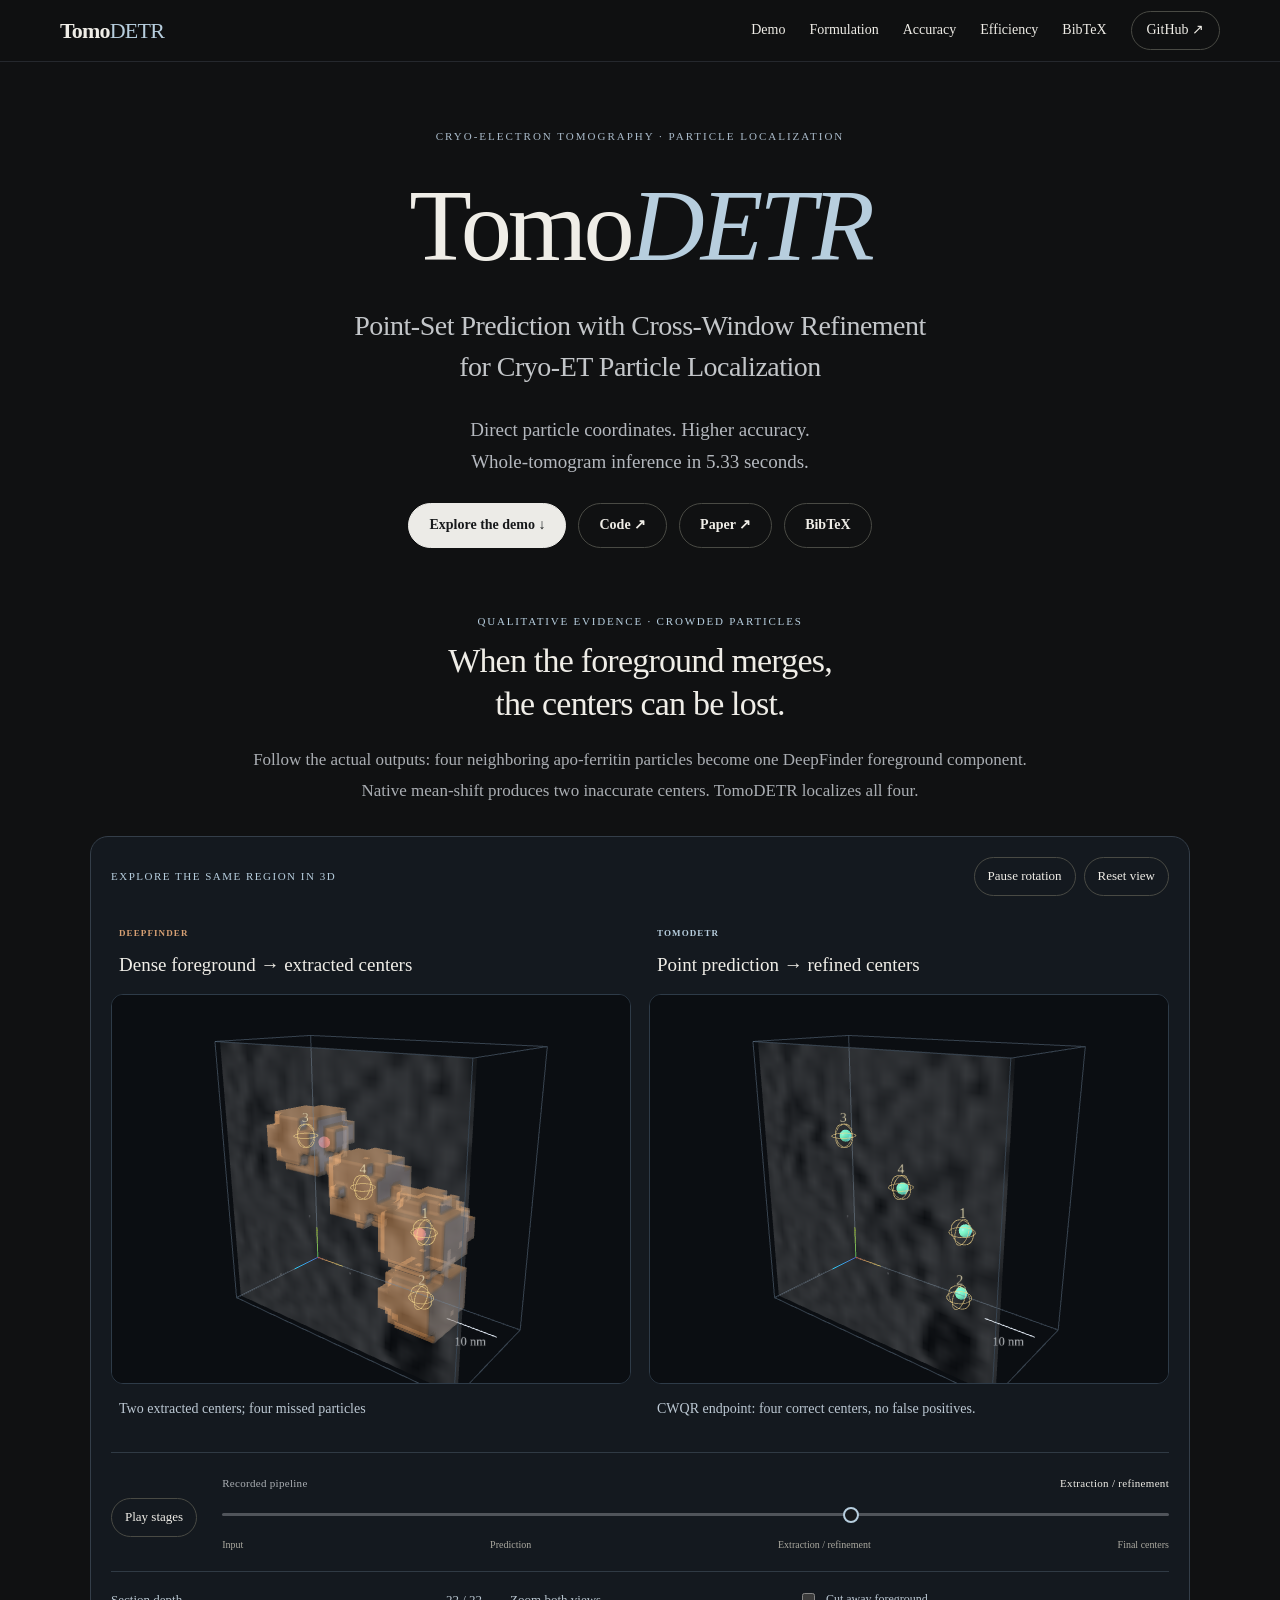
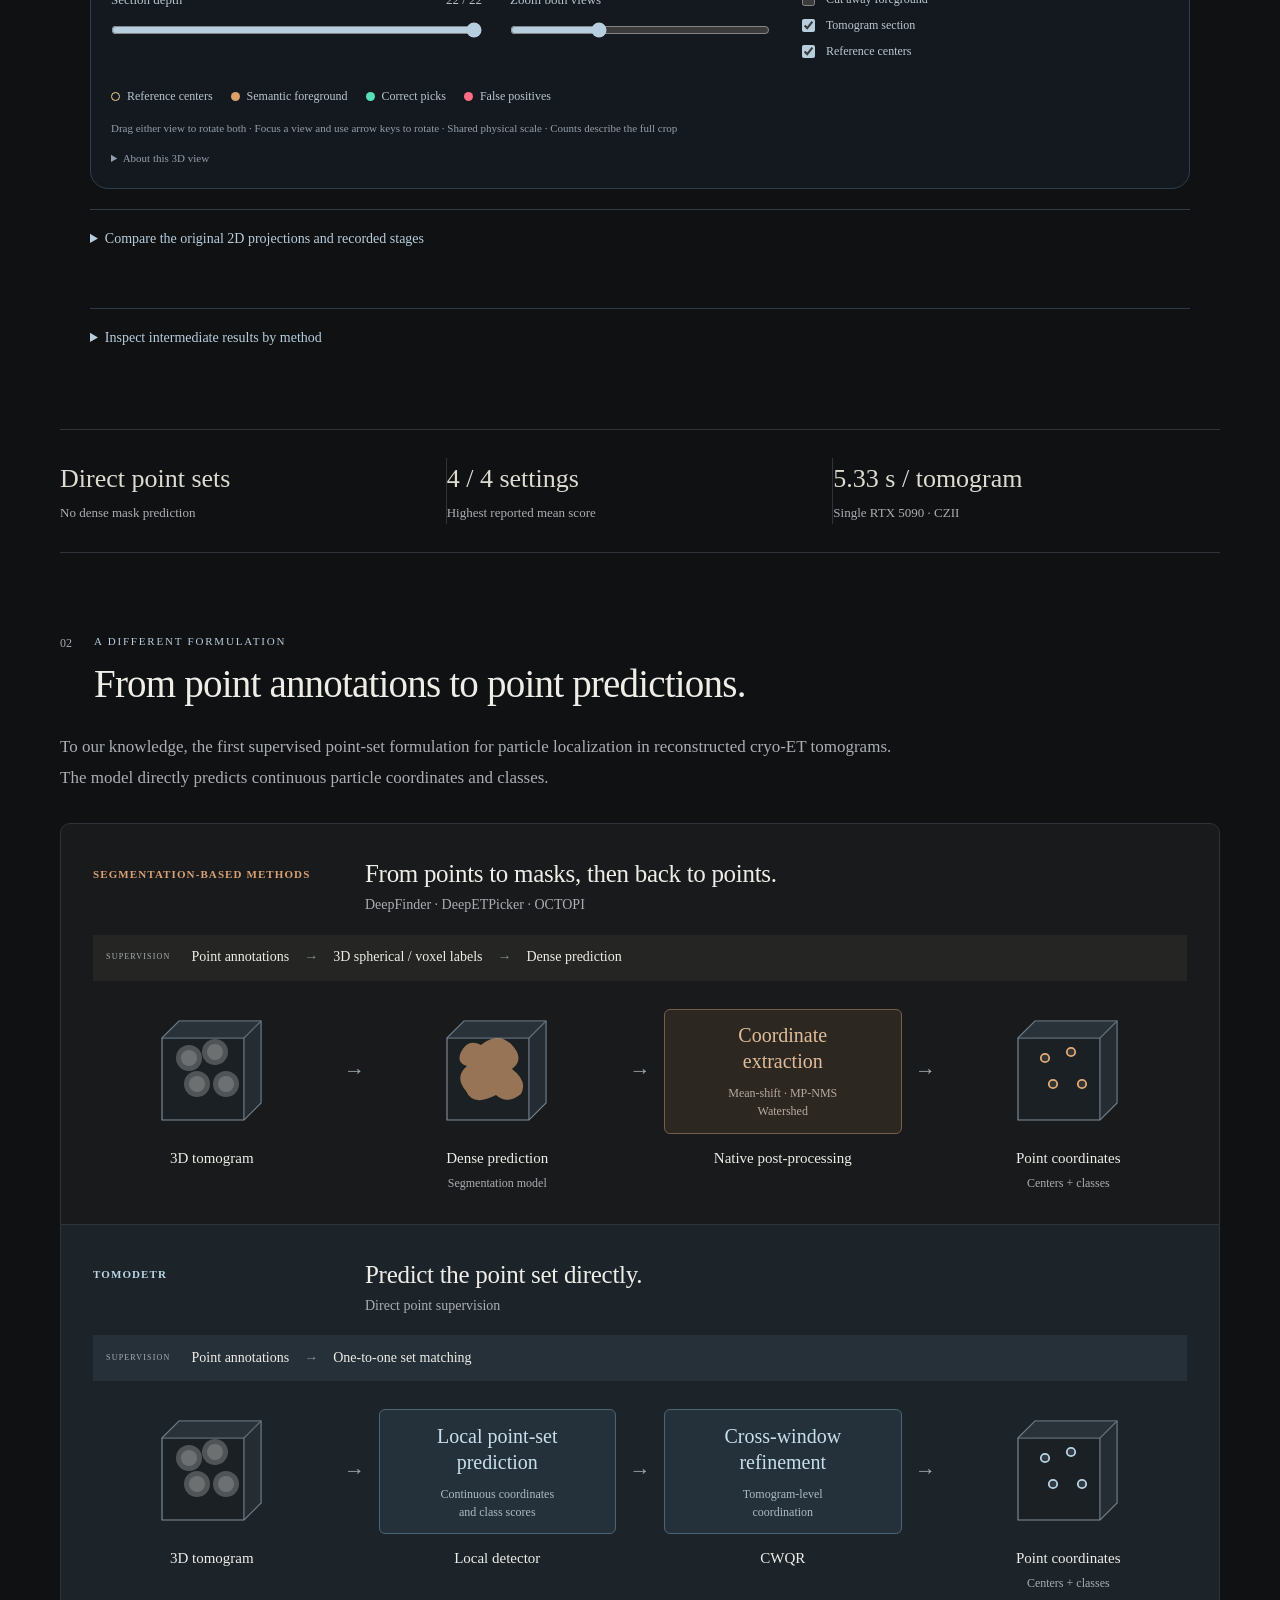
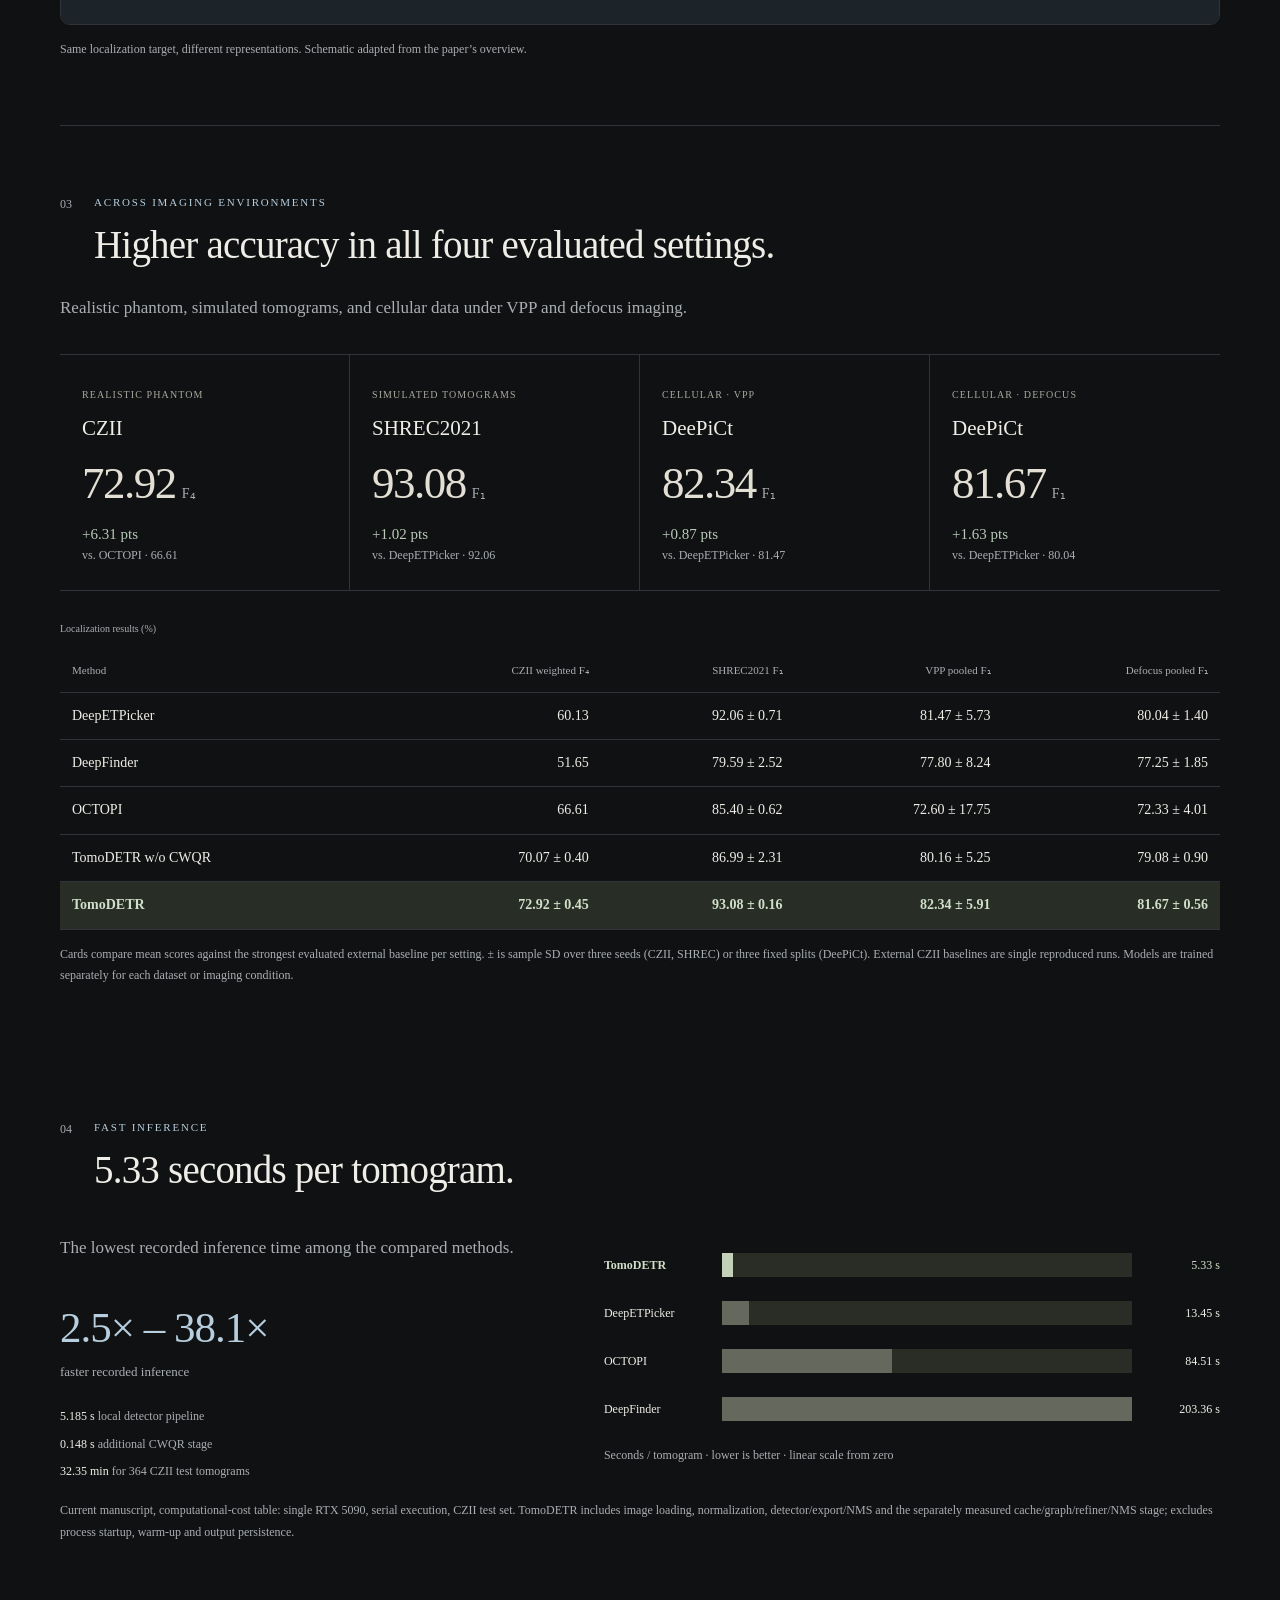
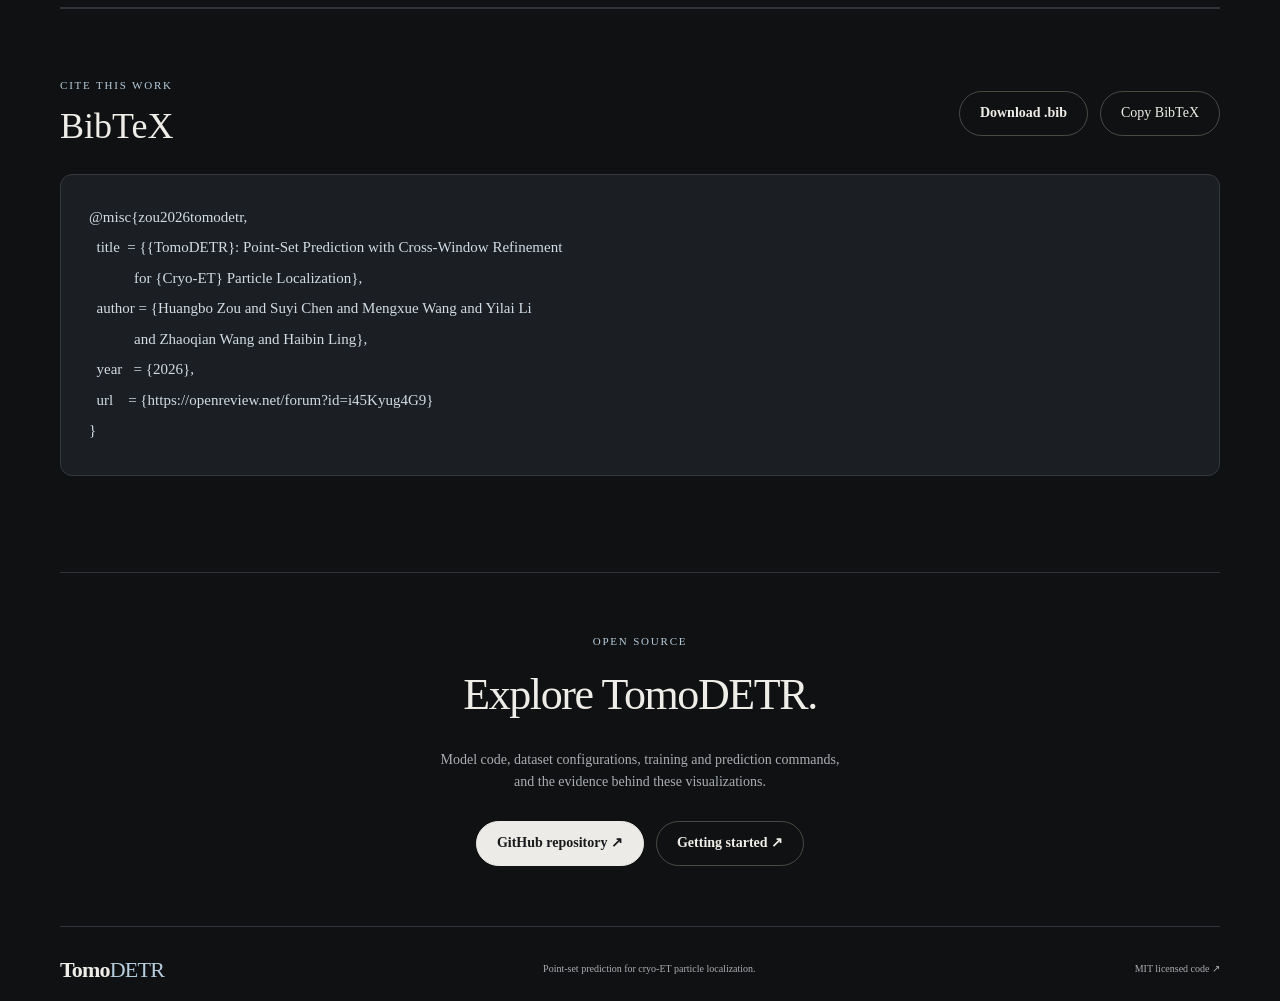
<file: index.html>
<!doctype html><html lang="en"><head><meta charset="utf-8"><meta name="theme-color" content="#101112"><meta name="viewport" content="width=device-width,initial-scale=1"><meta name="description" content="TomoDETR: direct point-set prediction for cryo-ET particle localization. Higher reported accuracy across four imaging settings and fast inference, with real dense-region stage comparisons."><title>TomoDETR</title><link rel="icon" href="assets/favicon-tomodetr.svg"><link rel="stylesheet" href="paper.css?v=b52c37f9d7f3"></head><body><a class="skip" href="#crowded">Skip to qualitative comparison</a><header><a class="wordmark" href="#">Tomo<span>DETR</span></a><nav aria-label="Main navigation"><a href="#crowded">Demo</a><a href="#formulation">Formulation</a><a href="#accuracy">Accuracy</a><a href="#efficiency">Efficiency</a><a href="#citation">BibTeX</a><a class="repo" href="https://github.com/JackBo04/TomoDETR">GitHub ↗</a></nav></header><main>
<section class="hero wrap"><p class="overline">CRYO-ELECTRON TOMOGRAPHY · PARTICLE LOCALIZATION</p><h1>Tomo<em>DETR</em></h1><h2>Point-Set Prediction with Cross-Window Refinement<br>for Cryo-ET Particle Localization</h2><p class="summary">Direct particle coordinates. Higher accuracy.<br>Whole-tomogram inference in 5.33 seconds.</p><div class="links"><a class="button dark" href="#crowded">Explore the demo ↓</a><a class="button" href="https://github.com/JackBo04/TomoDETR">Code ↗</a><a class="button" href="https://openreview.net/forum?id=i45Kyug4G9">Paper ↗</a><a class="button" href="#citation">BibTeX</a></div></section><section id="crowded" class="qualitative"><div class="wrap section"><div class="section-title"><span class="index">01</span><div><p class="overline">QUALITATIVE EVIDENCE · CROWDED PARTICLES</p><h2>When the foreground merges,<br>the centers can be lost.</h2></div></div><p class="section-lead">Follow the actual outputs: four neighboring apo-ferritin particles become one DeepFinder foreground component. Native mean-shift produces two inaccurate centers. TomoDETR localizes all four.</p><div id="volume-demo" class="volume-demo" data-ready="loading">
<div class="volume-topline"><span>EXPLORE THE SAME REGION IN 3D</span><div><button id="volume-orbit" type="button" aria-pressed="true">Pause rotation</button><button id="volume-reset" type="button">Reset view</button></div></div>
<p id="volume-loading" role="status">Loading the recorded 3D volume…</p>
<div class="volume-panels"><article><div class="volume-heading"><span class="method-tag amber">DEEPFINDER</span><h3>Dense foreground → extracted centers</h3></div><div id="volume-left" class="volume-viewport"></div><p id="volume-left-result"></p></article><article><div class="volume-heading"><span class="method-tag">TOMODETR</span><h3>Point prediction → refined centers</h3></div><div id="volume-right" class="volume-viewport"></div><p id="volume-right-result"></p></article></div>
<div class="volume-story"><button id="volume-play" type="button" aria-pressed="false">Play stages</button><div class="scrubber"><label for="volume-stage">Recorded pipeline <output id="volume-stage-label">Extraction / refinement</output></label><input id="volume-stage" type="range" min="0" max="3" step="1" value="2"><div class="scrub-labels"><span>Input</span><span>Prediction</span><span>Extraction / refinement</span><span>Final centers</span></div></div></div>
<div class="volume-tools"><label class="volume-range" for="volume-depth">Section depth <output id="volume-depth-label">22 / 22</output><input id="volume-depth" type="range" min="0" max="21" step="1" value="21"></label><label class="volume-range" for="volume-zoom">Zoom both views<input id="volume-zoom" type="range" min="0.7" max="1.6" step="0.05" value="1"></label><div class="volume-toggles"><label><input id="volume-cut" type="checkbox"> Cut away foreground</label><label><input id="volume-slice" type="checkbox" checked> Tomogram section</label><label><input id="volume-reference" type="checkbox" checked> Reference centers</label></div></div>
<div class="volume-legend"><span><i class="v-gold"></i> Reference centers</span><span><i class="v-amber"></i> Semantic foreground</span><span><i class="v-green"></i> Correct picks</span><span><i class="v-red"></i> False positives</span></div><p class="volume-help">Drag either view to rotate both · Focus a view and use arrow keys to rotate · Shared physical scale · Counts describe the full crop</p>
<details class="volume-source"><summary>About this 3D view</summary><p>Original 46 × 46 × 22 voxel crop from TS_89_8. The amber surface is the 0.5 isosurface of the recorded binary foreground, without smoothing. Both views share the original reference and prediction coordinates. Rings mark centers, not particle boundaries; center markers remain visible through the surface. Stage playback switches between recorded endpoints; it does not simulate prediction trajectories. With cutaway enabled, foreground and centers beyond the section plane are hidden. <a href="assets/volume/PROVENANCE.md">Data provenance ↗</a></p></details>
</div><details id="projection-details" class="projection-details"><summary>Compare the original 2D projections and recorded stages</summary><div class="figure-head"><span>CASE A · CZII / TS_89_8 · FOUR PARTICLES</span><button id="stage-play" aria-pressed="false">▶ Play recorded stages</button></div><div class="scrubber"><label for="focus-scrub">Pipeline progression <output id="focus-progress">1 / 4</output></label><input id="focus-scrub" type="range" min="0" max="3" step="0.001" value="0" aria-label="Comparison pipeline stage"><div class="scrub-labels"><span>Input</span><span>Prediction</span><span>Extraction / refinement</span><span>Result</span></div></div><div class="stage-nav" role="group" aria-label="Recorded pipeline stage"><button data-stage="0" aria-pressed="true"><small>01</small> Input & reference</button><button data-stage="1" aria-pressed="false"><small>02</small> Model output</button><button data-stage="2" aria-pressed="false"><small>03</small> Center extraction</button><button data-stage="3" aria-pressed="false"><small>04</small> Final localization</button></div><div class="focus-grid"><article><div class="panel-heading"><span class="method-tag amber">DEEPFINDER</span><h3 id="baseline-stage-title">Four reference particle centers</h3></div><img id="focus-baseline" src="assets/stages/focus-input.webp" width="700" height="540" alt="Original crowded region with four reference centers"><div class="panel-caption" id="baseline-stage-caption">The same tomogram crop and reference centers are shown in both lanes.</div></article><article><div class="panel-heading"><span class="method-tag">TOMODETR</span><h3 id="direct-stage-title">Four reference particle centers</h3></div><img id="focus-direct" src="assets/stages/focus-input.webp" width="700" height="540" alt="The same crowded region used for TomoDETR"><div class="panel-caption" id="direct-stage-caption">Direct point-set prediction uses center annotations.</div></article></div><div class="figure-legend"><span><i class="gold"></i> Reference center</span><span><i class="orange"></i> Predicted foreground</span><span><i class="green"></i> Correct prediction</span><span><i class="red">×</i> False positive</span></div><div class="evidence-row"><div><strong>4 → 1 → 2</strong><p>Four particles · one connected foreground · two extracted centers, neither within the 3 nm tolerance.</p></div><div><strong>4 / 4</strong><p>TomoDETR: four correct centers, no false positives in this crop.</p></div><a href="#native-traces">Inspect intermediate results ↓</a></div><details id="surface-details" class="surface-details"><summary>Inspect the actual merged foreground in 3D</summary><div class="surface-layout"><canvas id="surface" width="700" height="440" role="img" aria-label="Actual connected DeepFinder foreground in 3D with four reference centers and two native extracted centers"></canvas><div><h3>One connected region.<br>Four separate particles.</h3><p>The displayed surface is built from the saved semantic labelmap. Gold circles mark the four reference centers; red crosses mark the two native mean-shift centers.</p><button id="surface-play" aria-pressed="false">▶ Rotate foreground</button><p class="caption">Drag to rotate the recorded foreground.</p></div></div></details><p class="caption">Same physical crop, grayscale mapping and recorded predictions in both lanes. Background: mean of 22 original slices. Matching is in 3D. Playback advances through saved pipeline stages, not simulated optimization iterations.</p></details><details id="native-traces" class="pipeline-details"><summary>Inspect intermediate results by method</summary><div class="pipeline-content"><p class="pipeline-intro">Recorded dense responses and center-extraction stages · TS_100_4 · six reference particles</p><div class="trace-tabs" role="group" aria-label="Baseline pipeline"><button data-method="DeepFinder" aria-pressed="true">DeepFinder <small>Mean-shift</small></button><button data-method="DeepETPicker" aria-pressed="false">DeepETPicker <small>MP-NMS</small></button><button data-method="OCTOPI" aria-pressed="false">OCTOPI <small>Watershed</small></button></div><div class="trace-layout"><div class="trace-main"><img id="trace-image" src="assets/stages/deepfinder-mask.webp" width="700" height="540" alt="Saved DeepFinder semantic foreground in a second crowded region"><div id="trace-scale" class="trace-scale" hidden><span id="trace-scale-name">Probability</span><i></i><span>0 → 1</span></div><div class="figure-legend"><span><i class="gold"></i> Reference centers</span><span><i class="green"></i> Correct picks</span><span><i class="red">×</i> False positives</span></div></div><aside><p class="overline">CASE B · TS_100_4 · SIX PARTICLES</p><h3 id="trace-title">Predicted semantic foreground</h3><p id="trace-description"></p><button id="trace-play" aria-pressed="false">▶ Play this pipeline</button><div class="scrubber"><label for="trace-scrub">Pipeline progression <output id="trace-progress"></output></label><input id="trace-scrub" type="range" min="0" max="3" step="0.001" value="0" aria-label="Native postprocessing stage"><div class="scrub-labels"><span>Input</span><span>Final picks</span></div></div><ol id="trace-steps"></ol></aside></div><div class="trace-thumbs" id="trace-thumbs" aria-label="All recorded stages"></div><details class="display-notes"><summary>Recording & display details</summary><div id="trace-result" class="trace-result"></div><p class="caption" id="trace-footnote"></p></details><p class="caption"><a href="assets/stages/PROVENANCE.md">Data and display details ↗</a></p></div></details></div></section><div class="wrap key-results"><div class="hero-facts"><a href="#formulation"><strong>Direct point sets</strong><span>No dense mask prediction</span></a><a href="#accuracy"><strong>4 / 4 settings</strong><span>Highest reported mean score</span></a><a href="#efficiency"><strong>5.33 s / tomogram</strong><span>Single RTX 5090 · CZII</span></a></div></div>
<section id="formulation" class="wrap section"><div class="section-title"><span class="index">02</span><div><p class="overline">A DIFFERENT FORMULATION</p><h2>From point annotations to point predictions.</h2></div></div><p class="section-lead">To our knowledge, the first supervised point-set formulation for particle localization in reconstructed cryo-ET tomograms. The model directly predicts continuous particle coordinates and classes.</p><div class="paradigm paper-paradigm" role="figure" aria-label="Two localization pipelines with the same input tomogram and output coordinate system. Dense methods predict voxel responses and extract centers; TomoDETR predicts and refines point sets directly.">
<div class="lane baseline"><div class="lane-title"><span class="method-tag">SEGMENTATION-BASED METHODS</span><h3>From points to masks, then back to points.</h3><p>DeepFinder · DeepETPicker · OCTOPI</p></div><div class="supervision"><span>SUPERVISION</span><b>Point annotations</b><i>→</i><b>3D spherical / voxel labels</b><i>→</i><b>Dense prediction</b></div><div class="flow"><div class="flow-node"><svg class="coordinate-cube" data-representation="input" viewBox="0 0 150 125" aria-hidden="true"><path d="M25 29L42 12H124V94L107 111H25Z" fill="#1b2025" stroke="#82909b" stroke-width="1.1"/><path d="M25 29H107V111M107 29L124 12" fill="none" stroke="#82909b" stroke-width="1.1"/><path d="M25 29L42 12H124L107 29Z" fill="#38444c" opacity=".5"/><path d="M107 29L124 12V94L107 111Z" fill="#38444c" opacity=".35"/><circle cx="52" cy="49" r="13" fill="#9b9e9c" opacity=".42"/><circle cx="52" cy="49" r="8" fill="#b9bcb7" opacity=".28"/><circle cx="78" cy="43" r="13" fill="#9b9e9c" opacity=".42"/><circle cx="78" cy="43" r="8" fill="#b9bcb7" opacity=".28"/><circle cx="60" cy="75" r="13" fill="#9b9e9c" opacity=".42"/><circle cx="60" cy="75" r="8" fill="#b9bcb7" opacity=".28"/><circle cx="89" cy="75" r="13" fill="#9b9e9c" opacity=".42"/><circle cx="89" cy="75" r="8" fill="#b9bcb7" opacity=".28"/></svg><b>3D tomogram</b></div><span class="flow-arrow" aria-hidden="true">→</span><div class="flow-node"><svg class="coordinate-cube" data-representation="dense" viewBox="0 0 150 125" aria-hidden="true"><path d="M25 29L42 12H124V94L107 111H25Z" fill="#1b2025" stroke="#82909b" stroke-width="1.1"/><path d="M25 29H107V111M107 29L124 12" fill="none" stroke="#82909b" stroke-width="1.1"/><path d="M25 29L42 12H124L107 29Z" fill="#38444c" opacity=".5"/><path d="M107 29L124 12V94L107 111Z" fill="#38444c" opacity=".35"/><path d="M39 43Q46 29 59 36Q76 22 90 36Q103 50 90 60Q106 72 99 85Q85 96 74 86Q51 98 44 82Q32 68 45 57Q34 54 39 43Z" fill="#d6a06e" opacity=".66"/></svg><b>Dense prediction</b><small>Segmentation model</small></div><span class="flow-arrow" aria-hidden="true">→</span><div class="flow-node"><div class="model-box"><span>Coordinate<br>extraction</span><small>Mean-shift · MP-NMS<br>Watershed</small></div><b>Native post-processing</b></div><span class="flow-arrow" aria-hidden="true">→</span><div class="flow-node"><svg class="coordinate-cube" data-representation="points" viewBox="0 0 150 125" aria-hidden="true"><path d="M25 29L42 12H124V94L107 111H25Z" fill="#1b2025" stroke="#82909b" stroke-width="1.1"/><path d="M25 29H107V111M107 29L124 12" fill="none" stroke="#82909b" stroke-width="1.1"/><path d="M25 29L42 12H124L107 29Z" fill="#38444c" opacity=".5"/><path d="M107 29L124 12V94L107 111Z" fill="#38444c" opacity=".35"/><circle cx="52" cy="49" r="4.2" fill="#e0ac79" fill-opacity=".15" stroke="#e0ac79" stroke-width="1.8"/><circle cx="78" cy="43" r="4.2" fill="#e0ac79" fill-opacity=".15" stroke="#e0ac79" stroke-width="1.8"/><circle cx="60" cy="75" r="4.2" fill="#e0ac79" fill-opacity=".15" stroke="#e0ac79" stroke-width="1.8"/><circle cx="89" cy="75" r="4.2" fill="#e0ac79" fill-opacity=".15" stroke="#e0ac79" stroke-width="1.8"/></svg><b>Point coordinates</b><small>Centers + classes</small></div></div></div>
<div class="lane direct"><div class="lane-title"><span class="method-tag">TOMODETR</span><h3>Predict the point set directly.</h3><p>Direct point supervision</p></div><div class="supervision"><span>SUPERVISION</span><b>Point annotations</b><i>→</i><b>One-to-one set matching</b></div><div class="flow"><div class="flow-node"><svg class="coordinate-cube" data-representation="input" viewBox="0 0 150 125" aria-hidden="true"><path d="M25 29L42 12H124V94L107 111H25Z" fill="#1b2025" stroke="#82909b" stroke-width="1.1"/><path d="M25 29H107V111M107 29L124 12" fill="none" stroke="#82909b" stroke-width="1.1"/><path d="M25 29L42 12H124L107 29Z" fill="#38444c" opacity=".5"/><path d="M107 29L124 12V94L107 111Z" fill="#38444c" opacity=".35"/><circle cx="52" cy="49" r="13" fill="#9b9e9c" opacity=".42"/><circle cx="52" cy="49" r="8" fill="#b9bcb7" opacity=".28"/><circle cx="78" cy="43" r="13" fill="#9b9e9c" opacity=".42"/><circle cx="78" cy="43" r="8" fill="#b9bcb7" opacity=".28"/><circle cx="60" cy="75" r="13" fill="#9b9e9c" opacity=".42"/><circle cx="60" cy="75" r="8" fill="#b9bcb7" opacity=".28"/><circle cx="89" cy="75" r="13" fill="#9b9e9c" opacity=".42"/><circle cx="89" cy="75" r="8" fill="#b9bcb7" opacity=".28"/></svg><b>3D tomogram</b></div><span class="flow-arrow" aria-hidden="true">→</span><div class="flow-node"><div class="model-box"><span>Local point-set<br>prediction</span><small>Continuous coordinates<br>and class scores</small></div><b>Local detector</b></div><span class="flow-arrow" aria-hidden="true">→</span><div class="flow-node"><div class="model-box"><span>Cross-window<br>refinement</span><small>Tomogram-level<br>coordination</small></div><b>CWQR</b></div><span class="flow-arrow" aria-hidden="true">→</span><div class="flow-node"><svg class="coordinate-cube" data-representation="points" viewBox="0 0 150 125" aria-hidden="true"><path d="M25 29L42 12H124V94L107 111H25Z" fill="#1b2025" stroke="#82909b" stroke-width="1.1"/><path d="M25 29H107V111M107 29L124 12" fill="none" stroke="#82909b" stroke-width="1.1"/><path d="M25 29L42 12H124L107 29Z" fill="#38444c" opacity=".5"/><path d="M107 29L124 12V94L107 111Z" fill="#38444c" opacity=".35"/><circle cx="52" cy="49" r="4.2" fill="#b9d5e5" fill-opacity=".15" stroke="#b9d5e5" stroke-width="1.8"/><circle cx="78" cy="43" r="4.2" fill="#b9d5e5" fill-opacity=".15" stroke="#b9d5e5" stroke-width="1.8"/><circle cx="60" cy="75" r="4.2" fill="#b9d5e5" fill-opacity=".15" stroke="#b9d5e5" stroke-width="1.8"/><circle cx="89" cy="75" r="4.2" fill="#b9d5e5" fill-opacity=".15" stroke="#b9d5e5" stroke-width="1.8"/></svg><b>Point coordinates</b><small>Centers + classes</small></div></div></div>
</div><p class="caption">Same localization target, different representations. Schematic adapted from the paper’s overview.</p></section>
<section id="accuracy" class="tinted"><div class="wrap section"><div class="section-title"><span class="index">03</span><div><p class="overline">ACROSS IMAGING ENVIRONMENTS</p><h2>Higher accuracy in all four evaluated settings.</h2></div></div><p class="section-lead">Realistic phantom, simulated tomograms, and cellular data under VPP and defocus imaging.</p><div class="score-grid"><article><span>REALISTIC PHANTOM</span><h3>CZII</h3><strong>72.92<small>F₄</small></strong><p><b>+6.31 pts</b> vs. OCTOPI · 66.61</p></article><article><span>SIMULATED TOMOGRAMS</span><h3>SHREC2021</h3><strong>93.08<small>F₁</small></strong><p><b>+1.02 pts</b> vs. DeepETPicker · 92.06</p></article><article><span>CELLULAR · VPP</span><h3>DeePiCt</h3><strong>82.34<small>F₁</small></strong><p><b>+0.87 pts</b> vs. DeepETPicker · 81.47</p></article><article><span>CELLULAR · DEFOCUS</span><h3>DeePiCt</h3><strong>81.67<small>F₁</small></strong><p><b>+1.63 pts</b> vs. DeepETPicker · 80.04</p></article></div><div class="table-scroll"><table><caption>Localization results (%)</caption><thead><tr><th>Method</th><th>CZII weighted F₄</th><th>SHREC2021 F₁</th><th>VPP pooled F₁</th><th>Defocus pooled F₁</th></tr></thead><tbody><tr><th>DeepETPicker</th><td>60.13</td><td>92.06 ± 0.71</td><td>81.47 ± 5.73</td><td>80.04 ± 1.40</td></tr><tr><th>DeepFinder</th><td>51.65</td><td>79.59 ± 2.52</td><td>77.80 ± 8.24</td><td>77.25 ± 1.85</td></tr><tr><th>OCTOPI</th><td>66.61</td><td>85.40 ± 0.62</td><td>72.60 ± 17.75</td><td>72.33 ± 4.01</td></tr><tr><th>TomoDETR w/o CWQR</th><td>70.07 ± 0.40</td><td>86.99 ± 2.31</td><td>80.16 ± 5.25</td><td>79.08 ± 0.90</td></tr><tr class="ours"><th>TomoDETR</th><td>72.92 ± 0.45</td><td>93.08 ± 0.16</td><td>82.34 ± 5.91</td><td>81.67 ± 0.56</td></tr></tbody></table></div><p class="caption">Cards compare mean scores against the strongest evaluated external baseline per setting. ± is sample SD over three seeds (CZII, SHREC) or three fixed splits (DeePiCt). External CZII baselines are single reproduced runs. Models are trained separately for each dataset or imaging condition.</p></div></section>
<section id="efficiency" class="wrap section"><div class="section-title"><span class="index">04</span><div><p class="overline">FAST INFERENCE</p><h2>5.33 seconds per tomogram.</h2></div></div><div class="speed-layout"><div class="speed-copy"><p class="section-lead">The lowest recorded inference time among the compared methods.</p><div class="speed-number">2.5× – 38.1×<span>faster recorded inference</span></div><p class="speed-detail"><b>5.185 s</b> local detector pipeline<br><b>0.148 s</b> additional CWQR stage<br><b>32.35 min</b> for 364 CZII test tomograms</p></div><div class="speed-bars"><div class="speed-row ours"><span>TomoDETR</span><div><i style="width:2.62%"></i></div><b>5.33 s</b></div><div class="speed-row"><span>DeepETPicker</span><div><i style="width:6.61%"></i></div><b>13.45 s</b></div><div class="speed-row"><span>OCTOPI</span><div><i style="width:41.56%"></i></div><b>84.51 s</b></div><div class="speed-row"><span>DeepFinder</span><div><i style="width:100%"></i></div><b>203.36 s</b></div><p class="caption">Seconds / tomogram · lower is better · linear scale from zero</p></div></div><p class="caption">Current manuscript, computational-cost table: single RTX 5090, serial execution, CZII test set. TomoDETR includes image loading, normalization, detector/export/NMS and the separately measured cache/graph/refiner/NMS stage; excludes process startup, warm-up and output persistence.</p></section>


<section id="citation" class="wrap section"><div class="citation-heading"><div><p class="overline">CITE THIS WORK</p><h2>BibTeX</h2></div><div class="citation-actions"><a class="button" href="citation.bib" download="TomoDETR.bib">Download .bib</a><button id="copy-citation" type="button">Copy BibTeX</button></div></div><pre class="citation-code"><code id="citation-text">@misc{zou2026tomodetr,
  title  = {{TomoDETR}: Point-Set Prediction with Cross-Window Refinement
            for {Cryo-ET} Particle Localization},
  author = {Huangbo Zou and Suyi Chen and Mengxue Wang and Yilai Li
            and Zhaoqian Wang and Haibin Ling},
  year   = {2026},
  url    = {https://openreview.net/forum?id=i45Kyug4G9}
}
</code></pre><p id="citation-status" role="status" aria-live="polite"></p></section><section class="closing wrap"><p class="overline">OPEN SOURCE</p><h2>Explore TomoDETR.</h2><p>Model code, dataset configurations, training and prediction commands,<br>and the evidence behind these visualizations.</p><div class="links"><a class="button dark" href="https://github.com/JackBo04/TomoDETR">GitHub repository ↗</a><a class="button" href="https://github.com/JackBo04/TomoDETR/blob/main/docs/GETTING_STARTED.md">Getting started ↗</a></div></section>
</main><footer class="wrap"><a class="wordmark" href="#">Tomo<span>DETR</span></a><span>Point-set prediction for cryo-ET particle localization.</span><a href="https://github.com/JackBo04/TomoDETR/blob/main/LICENSE">MIT licensed code ↗</a></footer><script type="module" src="volume.js?v=fa72b92cf728"></script><script src="paper.js?v=3a602346ac69" defer></script></body></html>
</file>
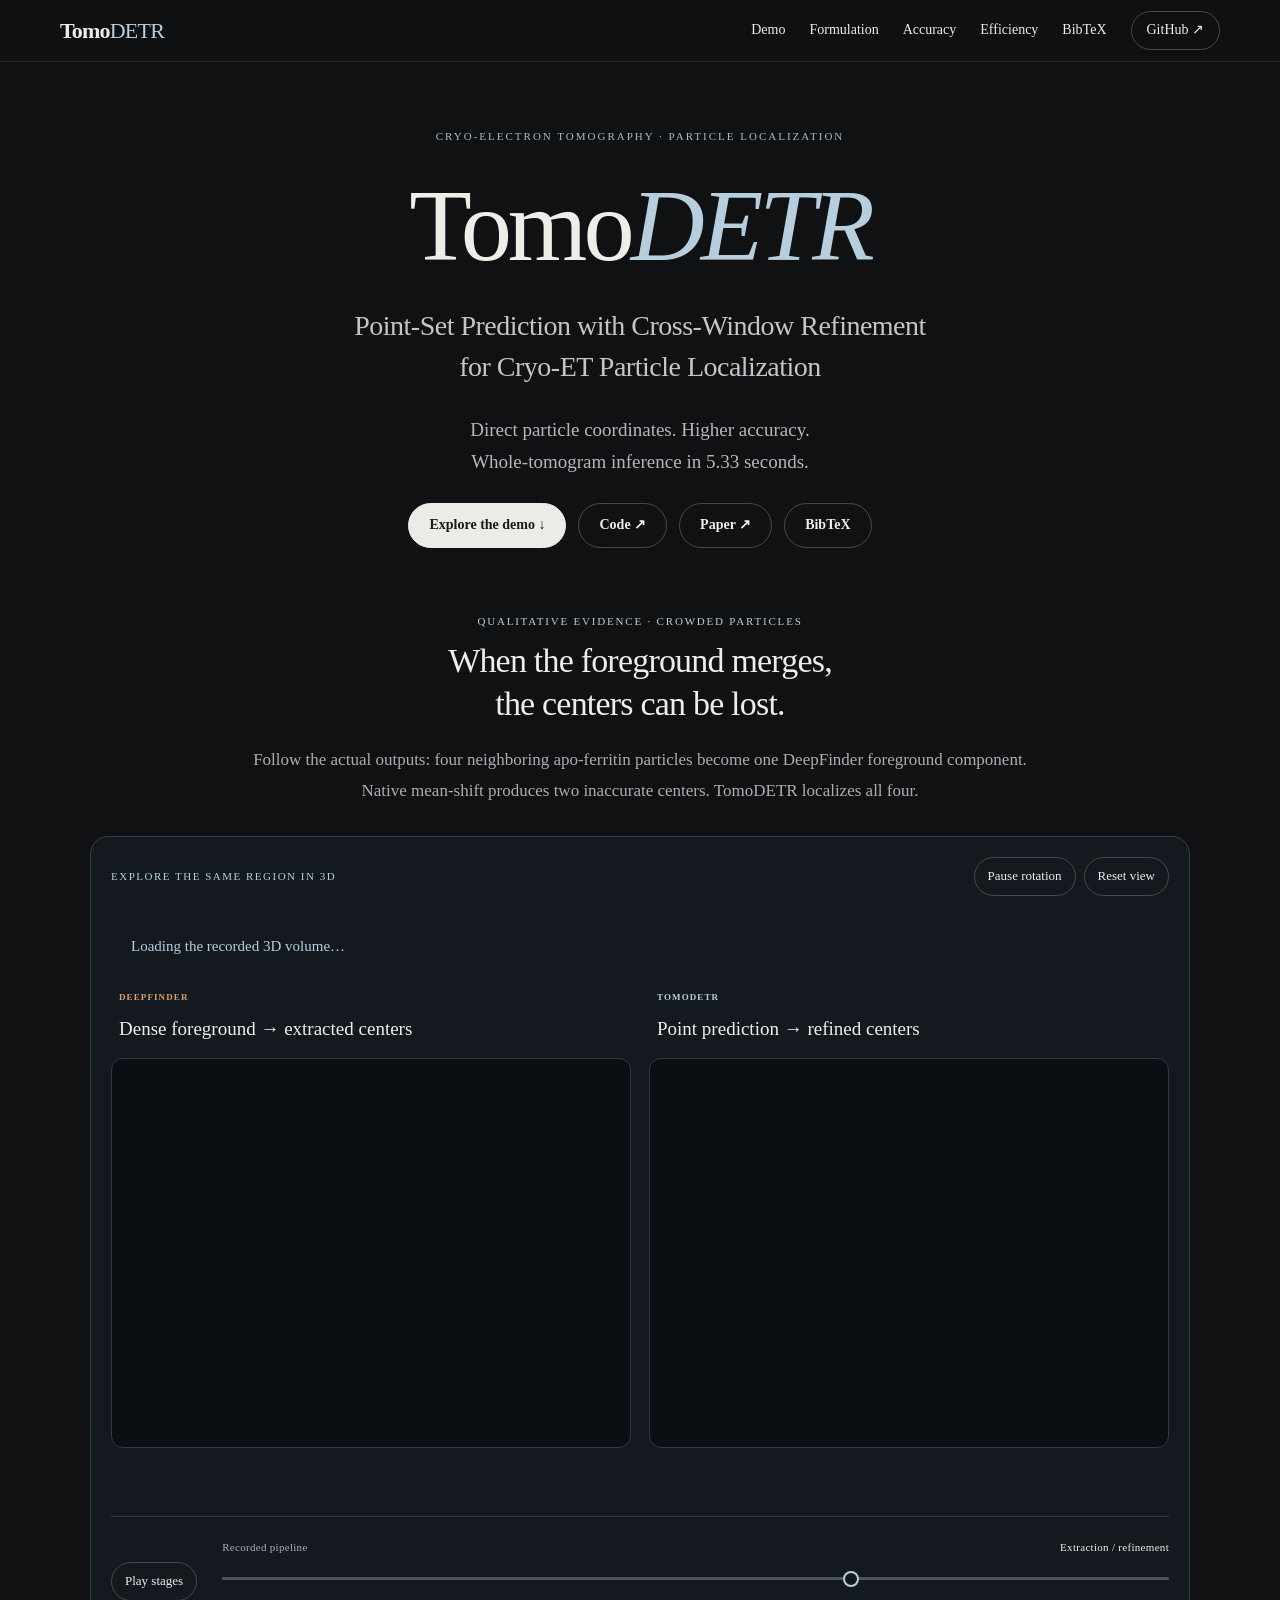
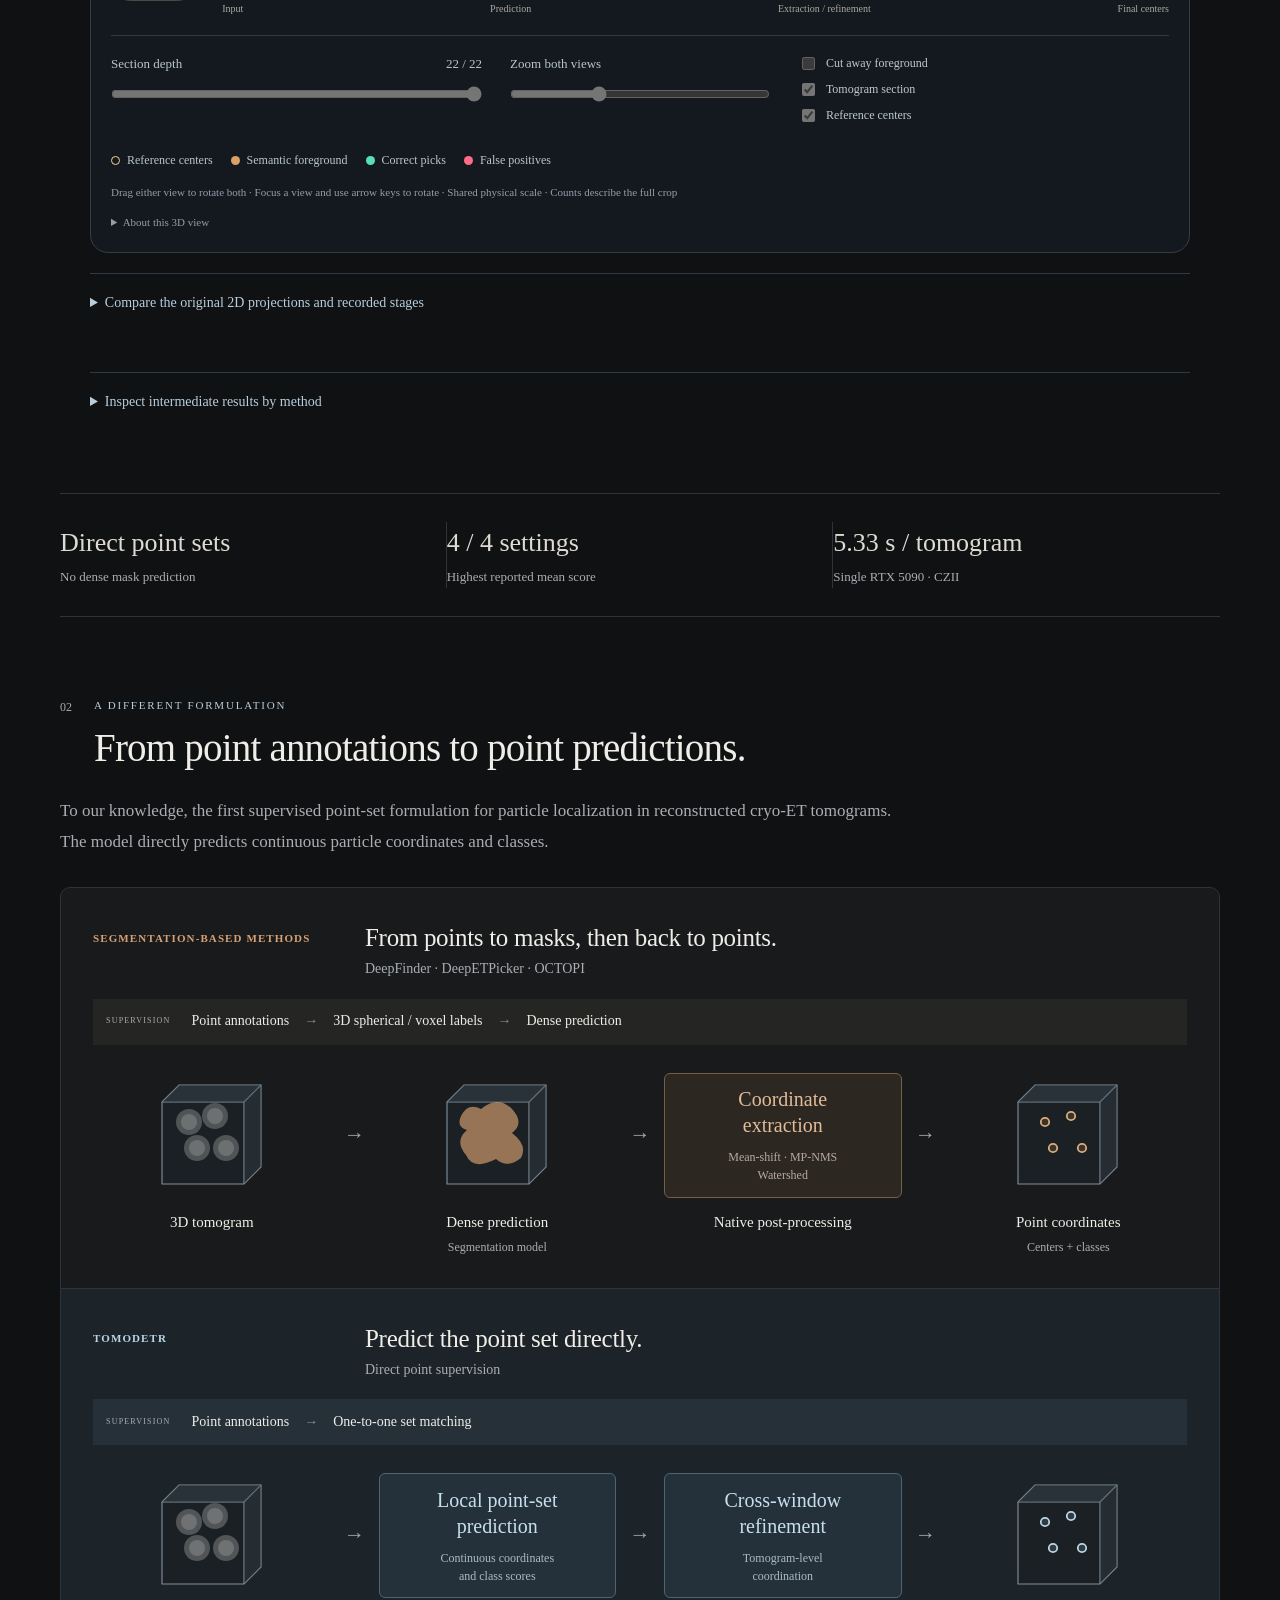
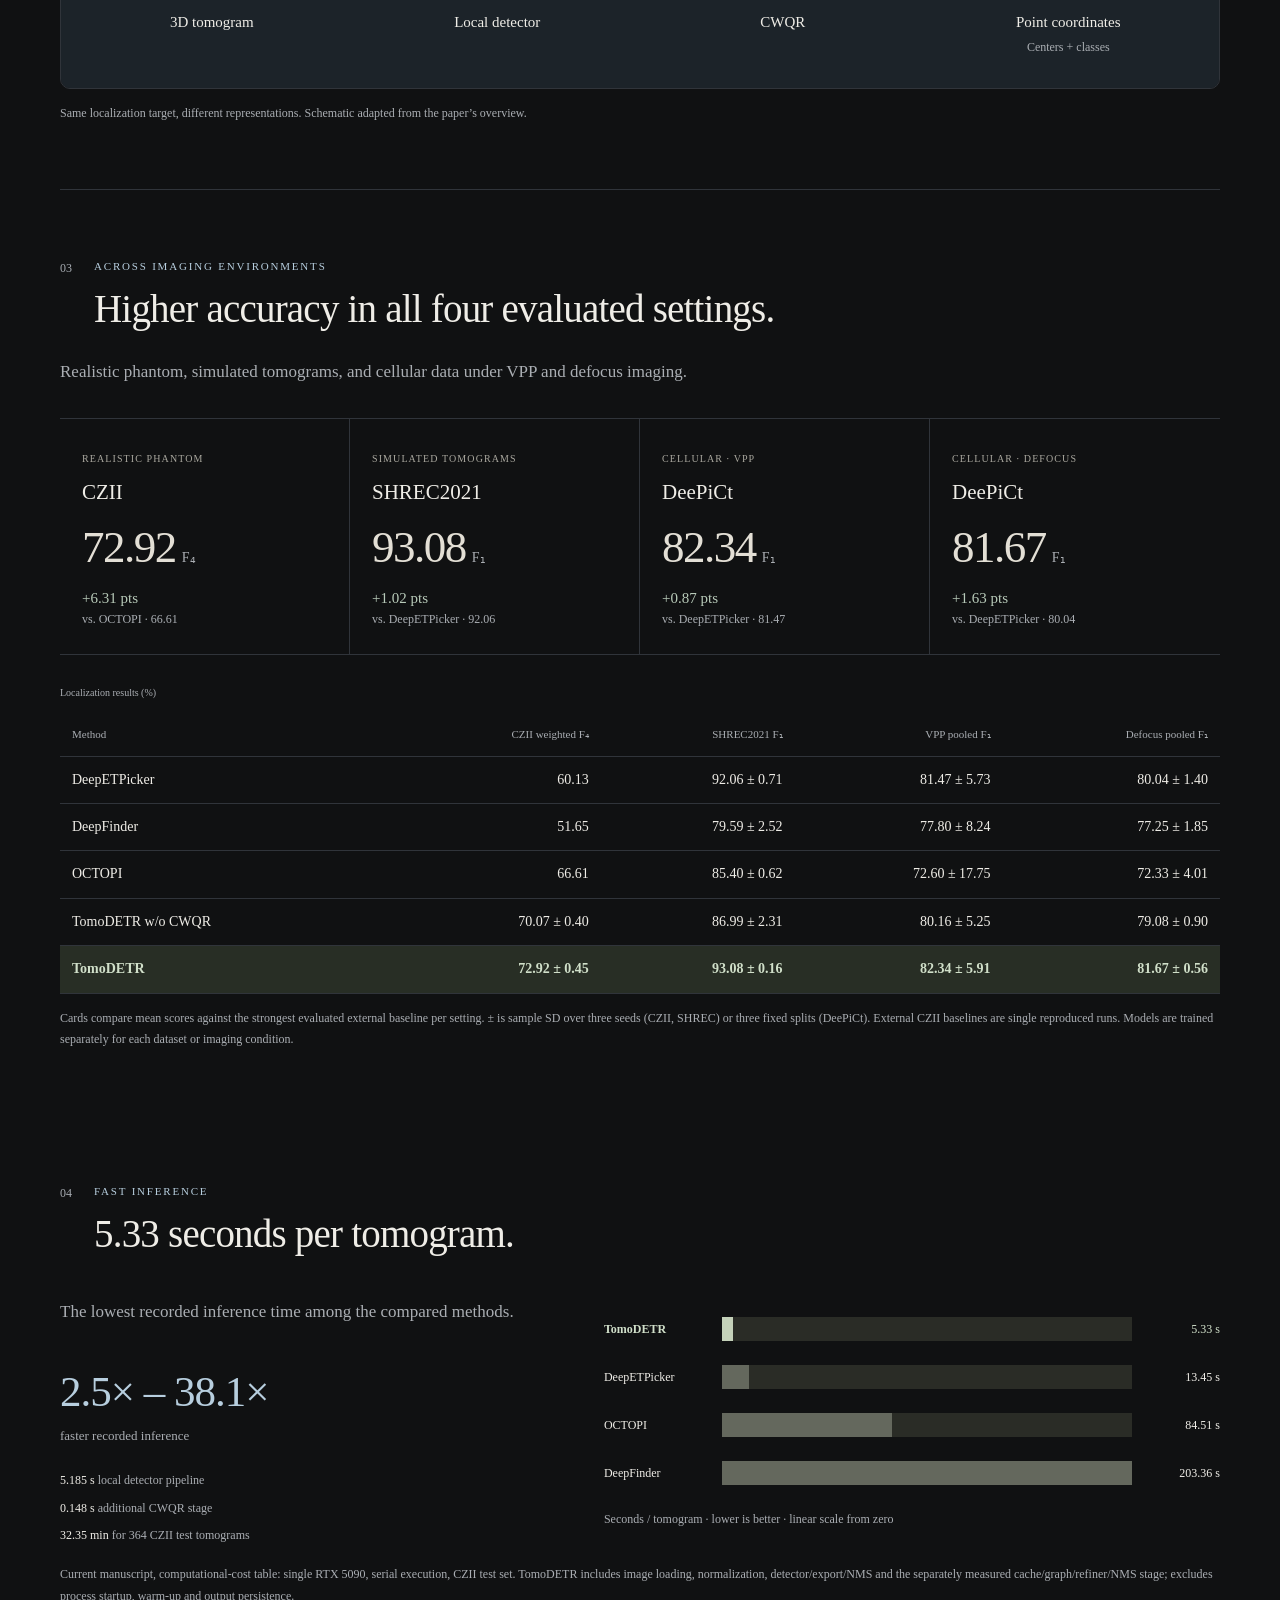
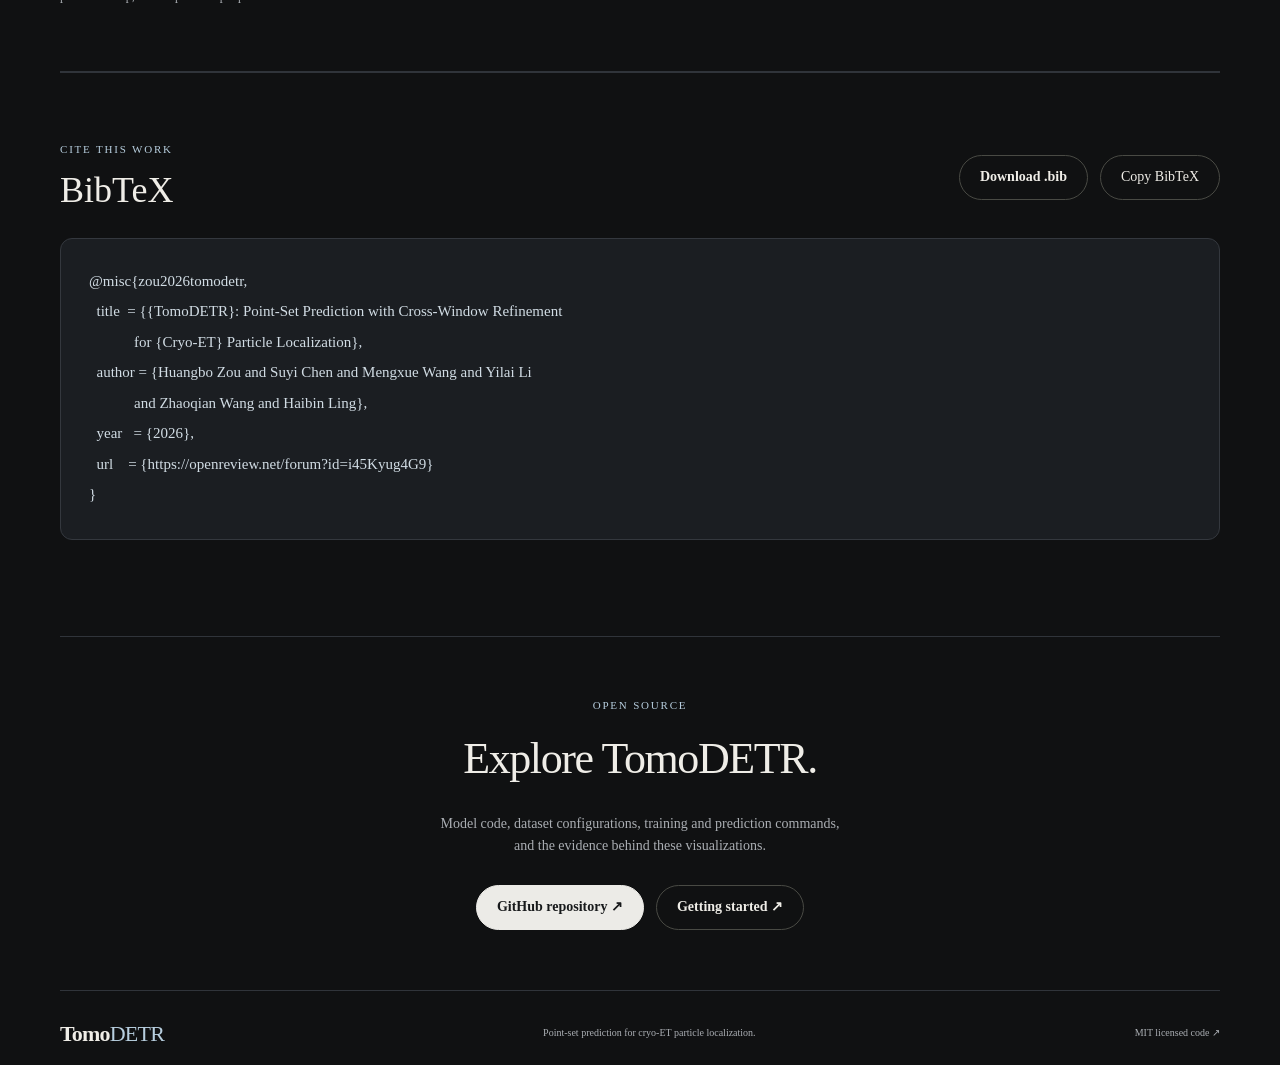
<file: demo/index.html>
<!doctype html><html lang="en"><head><meta charset="utf-8"><meta name="viewport" content="width=device-width,initial-scale=1"><meta http-equiv="refresh" content="0;url=../#crowded"><title>TomoDETR · Crowded-region comparison</title></head><body><p><a href="../#crowded">Open the recorded-stage crowded-region comparison →</a></p></body></html>
</file>
<file: paper.css>
:root{--ink:#202c33;--muted:#65727b;--green:#087d6b;--amber:#af713b;--line:#dce1e3;--paper:#fff;--soft:#f6f8f8}*{box-sizing:border-box}html{scroll-behavior:smooth;scroll-padding-top:35px}body{margin:0;background:var(--paper);color:var(--ink);font-family:Arial,Helvetica,sans-serif;line-height:1.6}a{color:inherit;text-decoration:none}button,input{font:inherit}button{cursor:pointer}a:focus-visible,button:focus-visible,summary:focus-visible{outline:3px solid #b77927;outline-offset:4px}.wrap{width:min(1160px,calc(100% - 80px));margin:auto}header{width:min(1320px,calc(100% - 80px));height:80px;margin:auto;display:flex;align-items:center;justify-content:space-between;border-bottom:1px solid var(--line)}.wordmark{font-size:25px;letter-spacing:-1px;font-weight:700}.wordmark span{font-weight:400;color:var(--green)}nav{display:flex;gap:26px;font-size:12px;align-items:center}.repo{border:1px solid var(--line);border-radius:4px;padding:7px 15px}h1,h2,h3,p{margin:0}.overline{font-size:10px;font-weight:700;letter-spacing:1.8px;color:var(--green)}.hero{text-align:center;padding:64px 0 0}.hero h1{font-size:80px;line-height:1.1;font-weight:700;letter-spacing:-4px;margin:18px 0 17px}.hero h2{font-size:27px;line-height:1.4;font-weight:400;letter-spacing:-.5px}.summary{font-size:16px;color:var(--muted);margin-top:23px}.links{display:flex;justify-content:center;align-items:center;flex-wrap:wrap;gap:12px;margin-top:28px}.button{display:inline-flex;padding:11px 19px;border:1px solid #c6d0d4;border-radius:4px;font-size:12px;font-weight:600}.button.dark{background:var(--ink);color:white;border-color:var(--ink)}.button:hover{background:#eef4f3;color:var(--ink)}.links>span{font-size:11px;color:var(--muted);margin-left:8px}.hero-facts{display:grid;grid-template-columns:repeat(3,1fr);margin-top:47px;border-top:1px solid var(--line);border-bottom:1px solid var(--line);padding:24px 0}.hero-facts>a{display:flex;flex-direction:column;border-right:1px solid var(--line)}.hero-facts>a:last-child{border:0}.hero-facts strong{font-size:22px;font-weight:500;color:var(--green)}.hero-facts span{font-size:11px;color:var(--muted);margin-top:3px}.section{padding-top:68px;padding-bottom:60px}.section-title{display:flex;gap:22px;align-items:flex-start}.index{font:12px monospace;color:#98a5ac;padding-top:3px}.section-title h2{font-size:37px;line-height:1.23;letter-spacing:-1.2px;font-weight:500;margin-top:10px}.section-lead{max-width:880px;font-size:15px;line-height:1.8;color:var(--muted);margin:23px 0 30px}.paradigm{border:1px solid var(--line);border-radius:5px;overflow:hidden}.lane{padding:25px 30px}.lane+.lane{border-top:1px solid var(--line);background:#f0f8f4}.lane-title{display:grid;grid-template-columns:220px 1fr;column-gap:22px;align-items:center}.method-tag{color:var(--green);font-size:9px;letter-spacing:1.1px;font-weight:700}.lane-title h3{font-size:20px;font-weight:500;letter-spacing:-.3px}.lane-title p{grid-column:2;font-size:11px;color:var(--muted)}.baseline .method-tag,.amber{color:var(--amber)}.supervision{margin-top:18px;padding:10px 13px;display:flex;gap:15px;align-items:center;background:#eef1f1;font-size:11px;flex-wrap:wrap}.direct .supervision{background:#e1eee6}.supervision>span{font-size:8px;letter-spacing:1.2px;color:var(--muted);margin-right:6px}.supervision b{font-weight:400}.supervision i{font-style:normal;color:#82928f}.flow{display:grid;grid-template-columns:1fr 30px 1.2fr 30px 1.2fr 30px 1.1fr;align-items:center;gap:8px;margin-top:18px}.flow-node{display:flex;flex-direction:column;align-items:center;text-align:center}.flow-node svg{width:150px;max-width:100%;height:90px}.flow-node b{font-size:11px;font-weight:500}.flow-arrow{color:#9da9ae;font-size:21px;text-align:center}.text-node>span{height:90px;display:flex;align-items:center;justify-content:center;font-size:12px;color:#7c624c;line-height:1.7}.direct-flow{grid-template-columns:1fr 45px 1.5fr 45px 1.1fr}.model-node>span{font-size:23px;color:var(--green);font-weight:600}.model-node small{font-size:10px;color:var(--muted);margin-top:3px}.caption{font-size:10px;line-height:1.8;color:var(--muted);margin-top:14px}.caption a{text-decoration:underline}.tinted{background:var(--soft);border-top:1px solid #e9edee;border-bottom:1px solid #e9edee}.score-grid{display:grid;grid-template-columns:repeat(4,1fr);border:1px solid var(--line);border-radius:5px;background:white;margin-bottom:30px}.score-grid article{padding:25px 21px;border-right:1px solid var(--line)}.score-grid article:last-child{border:0}.score-grid article>span{font-size:8px;letter-spacing:1.1px;color:var(--muted)}.score-grid h3{font-size:18px;font-weight:500;margin:7px 0 10px}.score-grid strong{font-size:42px;line-height:1.2;letter-spacing:-1.5px;font-weight:500;color:var(--green)}.score-grid strong small{font-size:14px;letter-spacing:0;margin-left:6px;color:var(--muted)}.score-grid p{font-size:10px;color:var(--muted);margin-top:12px}.score-grid p b{display:block;font-size:13px;color:var(--green);font-weight:500}.table-scroll{overflow-x:auto}table{width:100%;border-collapse:collapse;text-align:right;font-size:12px}caption{text-align:left;color:var(--muted);font-size:10px;margin-bottom:13px}th,td{padding:12px 12px;border-bottom:1px solid #dce2e3;white-space:nowrap}th{font-weight:500}th:first-child{text-align:left}thead th{font-size:11px;color:var(--muted)}tr.ours{background:#e7f0eb;color:#006b57;font-weight:700}tr.ours th{font-weight:700}.speed-layout{display:grid;grid-template-columns:1fr 1.3fr;gap:70px;margin-top:15px;align-items:center}.speed-number{font-size:43px;font-weight:500;letter-spacing:-1px;color:var(--green)}.speed-number span{display:block;font-size:13px;letter-spacing:0;color:var(--muted)}.speed-detail{font-size:12px;color:var(--muted);line-height:2.3;margin-top:20px}.speed-detail b{font-weight:500;color:var(--ink)}.speed-row{display:grid;grid-template-columns:105px 1fr 75px;gap:13px;align-items:center;font-size:12px;margin:24px 0}.speed-row>div{background:#edf0f0;height:24px}.speed-row i{display:block;background:#9aabb4;height:100%;min-width:3px}.speed-row b{text-align:right;font-weight:500}.speed-row.ours{color:var(--green);font-weight:700}.speed-row.ours i{background:var(--green)}.qualitative{background:#f4f6f5;border-top:1px solid var(--line);border-bottom:1px solid var(--line)}.figure-head{display:flex;align-items:center;justify-content:space-between;gap:15px;margin-bottom:16px}.figure-head>span{font-size:9px;letter-spacing:1.5px;color:var(--muted)}button{border:1px solid #c2ceca;background:white;color:var(--ink);border-radius:4px;padding:8px 13px;font-size:11px}.figure-head button{color:var(--green)}.stage-nav{display:grid;grid-template-columns:repeat(4,1fr);gap:0;border:1px solid #cfd8d4;border-radius:4px;overflow:hidden;margin-bottom:18px}.stage-nav button{border:0;border-radius:0;border-right:1px solid #dce3df;text-align:left;padding:13px;font-size:12px}.stage-nav button:last-child{border:0}.stage-nav small{font-size:10px;color:#8b9b92;margin-right:9px}.stage-nav button[aria-pressed=true]{background:#deebe3;color:#086b57}.focus-grid{display:grid;grid-template-columns:1fr 1fr;gap:20px}.focus-grid article{border:1px solid #d5dcda;background:white;border-radius:5px;overflow:hidden}.panel-heading{padding:18px 20px 15px}.panel-heading h3{font-size:18px;line-height:1.35;font-weight:500;margin-top:5px}.focus-grid img{width:100%;height:auto;display:block;background:#ddd}.panel-caption{padding:14px 20px;font-size:12px;min-height:76px;color:var(--muted)}.figure-legend{display:flex;gap:22px;flex-wrap:wrap;font-size:10px;color:var(--muted);margin-top:17px}.figure-legend span{display:flex;gap:7px;align-items:center}.figure-legend i{width:10px;height:10px;border-radius:50%;display:inline-block;border:2px solid #dbba5e}.figure-legend .orange{background:#ef9b3d;border:0;border-radius:2px}.figure-legend .green{border-color:#13a980}.figure-legend .red{border:0;color:#d74c63;font-size:18px;font-style:normal;line-height:10px}.evidence-row{display:grid;grid-template-columns:1.3fr 1fr .8fr;gap:35px;align-items:center;border-top:1px solid #d0dbd5;margin-top:25px;padding:25px 0}.evidence-row strong{font-size:31px;letter-spacing:-.5px;font-weight:500}.evidence-row>div:nth-child(2) strong{color:var(--green)}.evidence-row p{font-size:12px;color:var(--muted);margin-top:7px}.evidence-row>a{font-size:12px;color:var(--green)}.surface-details{border-top:1px solid #cfd8d3;border-bottom:1px solid #cfd8d3;padding:17px 0}.surface-details summary{font-size:12px;color:var(--green);cursor:pointer}.surface-layout{display:grid;grid-template-columns:1.5fr 1fr;gap:35px;align-items:center;margin-top:20px}.surface-layout canvas{width:100%;height:auto;background:#edf0ee;border-radius:4px;touch-action:pan-y}.surface-layout h3{font-size:23px;font-weight:500;line-height:1.3;margin-bottom:15px}.surface-layout p{font-size:12px;color:var(--muted);margin-bottom:18px}.trace-tabs{display:flex;gap:12px;margin-bottom:25px}.trace-tabs button{flex:1;font-size:15px;text-align:left;padding:14px 18px}.trace-tabs small{font-size:10px;color:var(--muted);display:block;margin-top:3px}.trace-tabs button[aria-pressed=true]{border-color:#b98754;background:#fcf4e9}.trace-layout{display:grid;grid-template-columns:1.25fr 1fr;gap:40px;align-items:start}.trace-main img{width:100%;height:auto;border-radius:5px;display:block}.trace-layout aside h3{font-size:25px;line-height:1.25;font-weight:500;margin:10px 0 16px}.trace-layout aside>p:not(.overline){font-size:13px;color:var(--muted)}.trace-result{font-size:13px;color:var(--amber);padding:14px 0;margin:10px 0;border-top:1px solid #e5ddd4;border-bottom:1px solid #e5ddd4}#trace-steps{list-style:none;padding:0;margin:16px 0 0;display:grid;grid-template-columns:1fr 1fr;gap:6px}#trace-steps button{width:100%;text-align:left;font-size:10px;padding:6px 9px;background:#f7f8f8;border-color:transparent}#trace-steps button[aria-current=true]{color:#8a5527;background:#fcf0de;border-color:#e0c19c}.trace-thumbs{display:flex;gap:12px;overflow-x:auto;padding:15px 0 10px;margin-top:15px}.trace-thumbs button{padding:0;border:2px solid transparent;border-radius:4px;flex:0 0 138px;overflow:hidden;text-align:left}.trace-thumbs button[aria-current=true]{border-color:#ad7b43}.trace-thumbs img{width:134px;height:103px;object-fit:cover;display:block}.trace-thumbs span{display:block;padding:7px;font-size:9px;background:#f4f5f5}.closing{padding:65px 0;text-align:center;border-top:1px solid var(--line)}.closing h2{font-size:38px;font-weight:500;letter-spacing:-1px;margin:10px 0 18px}.closing>p:not(.overline){font-size:14px;color:var(--muted)}footer{border-top:1px solid var(--line);padding:25px 0 30px;display:flex;align-items:center;justify-content:space-between;gap:20px}footer>span,footer>a:last-child{font-size:10px;color:var(--muted)}.skip{position:absolute;top:-100px;left:10px;background:white;padding:10px;z-index:10}.skip:focus{top:10px}
@media(max-width:900px){.wrap,header{width:calc(100% - 44px)}nav{gap:15px}.hero h1{font-size:68px}.hero h2{font-size:23px}.lane{padding:20px}.lane-title{grid-template-columns:180px 1fr}.score-grid{grid-template-columns:repeat(2,1fr)}.score-grid article:nth-child(2){border-right:0}.score-grid article:nth-child(-n+2){border-bottom:1px solid var(--line)}.speed-layout{gap:35px}.speed-number{font-size:34px}.trace-layout{gap:25px}.panel-heading h3{font-size:16px}.stage-nav button{font-size:10px}.stage-nav small{margin-right:5px}}
@media(max-width:600px){header{height:68px}nav>a:not(.repo){display:none}.hero{padding-top:40px}.hero h1{font-size:58px;letter-spacing:-3px}.hero h2{font-size:20px}.hero h2 br{display:none}.summary{font-size:14px}.links>span{width:100%;margin:3px 0}.hero-facts{margin-top:30px;padding:18px 0;gap:8px}.hero-facts strong{font-size:15px;line-height:1.3}.hero-facts span{font-size:9px}.section{padding:44px 0}.section-title{gap:12px}.section-title h2{font-size:28px;letter-spacing:-.7px}.overline{font-size:8px;letter-spacing:1.3px}.index{font-size:10px}.section-lead{font-size:13px;margin:18px 0 23px}.lane{padding:16px 12px}.lane-title{display:block}.lane-title h3{font-size:17px;margin:6px 0}.supervision{font-size:9px;gap:6px;padding:9px}.supervision>span{width:100%;font-size:8px}.flow{grid-template-columns:1fr 12px 1fr 12px 1fr 12px 1fr;gap:3px}.flow-node svg{height:60px}.flow-node b{font-size:8px;line-height:1.3;min-height:25px}.text-node>span{font-size:9px;height:60px}.flow-arrow{font-size:15px}.direct-flow{grid-template-columns:1fr 18px 1.3fr 18px 1fr}.model-node>span{font-size:16px}.model-node small{font-size:8px}.score-grid article{padding:18px 13px}.score-grid strong{font-size:34px}.score-grid article>span{font-size:7px}.score-grid h3{font-size:16px}.score-grid p{font-size:9px}.speed-layout{grid-template-columns:1fr;gap:15px}.speed-row{grid-template-columns:90px 1fr 65px;gap:8px;font-size:11px}.speed-detail{margin-top:12px}.figure-head>span{font-size:8px;letter-spacing:.5px}.figure-head button{font-size:9px;padding:7px 9px}.stage-nav button{font-size:9px;line-height:1.4;padding:9px 7px}.stage-nav small{display:block;margin-bottom:3px}.focus-grid{gap:10px}.panel-heading{padding:12px 10px}.panel-heading .method-tag{font-size:8px}.panel-heading h3{font-size:13px;min-height:36px}.panel-caption{font-size:10px;padding:11px 10px;min-height:100px}.figure-legend{font-size:9px;gap:12px}.evidence-row{grid-template-columns:1fr 1fr;gap:20px}.evidence-row>a{grid-column:1/-1;font-size:11px}.evidence-row strong{font-size:27px}.evidence-row p{font-size:11px}.surface-layout{grid-template-columns:1fr;gap:18px}.surface-layout h3{font-size:21px}.trace-tabs{gap:7px}.trace-tabs button{font-size:12px;padding:11px 10px}.trace-tabs small{font-size:9px}.trace-layout{grid-template-columns:1fr;gap:22px}.trace-layout aside h3{font-size:24px}.trace-thumbs{gap:9px}.trace-thumbs button{flex-basis:112px}.trace-thumbs img{width:108px;height:83px}.caption{font-size:9px}.closing{padding:40px 0}.closing h2{font-size:30px}footer>span{display:none}}
@media(prefers-reduced-motion:reduce){html{scroll-behavior:auto}}

.trace-scale{display:flex;align-items:center;gap:12px;font-size:10px;color:var(--muted);margin-top:13px}.trace-scale[hidden]{display:none}.trace-scale i{width:120px;height:7px;background:linear-gradient(90deg,#000004,#51127c,#b63679,#fb8861,#fcfdbf)}.trace-scale.viridis i{background:linear-gradient(90deg,#440154,#3b528b,#21918c,#5ec962,#fde725)}
/* Dark editorial presentation. Scientific overlays retain their semantic colors. */
:root{color-scheme:dark;--ink:#efede7;--muted:#a5a39e;--green:#b4cbbd;--amber:#d8a174;--line:#333431;--paper:#101112;--soft:#18191b}
body{font-family:Arial,Helvetica,sans-serif}header{height:88px}.wordmark{letter-spacing:-.8px}.hero{padding-top:90px}.hero h1{font-family:Georgia,serif;font-weight:400;font-size:104px;letter-spacing:-6px}.hero h2{font-family:Georgia,serif;font-size:30px;color:#d1cec6}.section-title h2,.closing h2{font-family:Georgia,serif;font-weight:400;font-size:44px;letter-spacing:-1.4px}.overline{color:#c49b7d;font-weight:500}.section{padding-top:88px;padding-bottom:82px}.hero-facts{margin-top:65px;padding:30px 0}.hero-facts strong{color:#dedbd2}.button,button,.repo{background:transparent;border-color:#494a44;border-radius:7px;color:var(--ink)}.button.dark{background:#e8e2d5;color:#191a17;border-color:#e8e2d5}.button:hover,button:hover{background:#30312b;color:#fff}.button.dark:hover{background:#fff;color:#111}.tinted,.qualitative{background:#17181a;border-color:var(--line)}.paradigm,.score-grid,.focus-grid article{background:#191a1c;border-color:var(--line);border-radius:10px}.lane+.lane{background:#20241f;border-color:var(--line)}.supervision{background:#252621}.direct .supervision{background:#2a3028}.text-node>span{color:#d0a789}.score-grid article{border-color:var(--line)}.score-grid strong{color:#e3dfd5}.score-grid strong,.speed-number,.evidence-row strong{font-family:Georgia,serif}.score-grid article>span{color:#aaa89f}.score-grid p b{color:#b8cab9}th,td{border-color:var(--line)}tr.ours{background:#282e25;color:#d0dfc9}.speed-row>div{background:#2a2c26}.speed-row i{background:#64685d}.speed-row.ours i{background:#c4d1b9}.speed-row.ours{color:#d0dfc9}.panel-heading{min-height:100px}.panel-caption{min-height:90px}.focus-grid img,.trace-main img{background:#111214;object-fit:contain}.focus-grid img{max-height:420px}.trace-main{background:#111214;border-radius:10px;padding:18px}.trace-main img{max-height:460px;object-fit:contain}.figure-legend{padding:0 5px}.evidence-row,.surface-details{border-color:var(--line)}.trace-tabs{gap:0;border-bottom:1px solid var(--line)}.trace-tabs button{border:0;border-radius:0;padding:18px 20px;border-bottom:2px solid transparent}.trace-tabs button[aria-pressed=true]{background:#24231f;border-bottom-color:#d4a582}.trace-result{border-color:var(--line);color:#d6ae8d}#trace-steps,.trace-thumbs,.stage-nav{display:none}.trace-layout{grid-template-columns:1.15fr 1fr;align-items:center;min-height:460px}.trace-layout aside>p:not(.overline){min-height:84px}.scrubber{margin:22px 0 26px}.scrubber label{display:flex;justify-content:space-between;font-size:11px;color:var(--muted);letter-spacing:.3px}.scrubber output{font-variant-numeric:tabular-nums;color:var(--ink)}.scrubber input{display:block;width:100%;height:26px;margin:9px 0;cursor:ew-resize;accent-color:#d4a582}.scrub-labels{display:flex;justify-content:space-between;gap:12px;color:#aaa89f;font-size:10px}.display-notes{margin-top:25px;color:var(--muted);font-size:11px}.display-notes summary{cursor:pointer}.surface-layout canvas{background:#151613}.surface-layout p{color:var(--muted)}.closing{padding:90px 0}.skip{background:#20211c}input:focus-visible{outline:2px solid #d4a582;outline-offset:3px}
@media(max-width:600px){.hero{padding-top:52px}.hero h1{font-size:68px;letter-spacing:-4px}.hero h2{font-size:23px}.section{padding:52px 0}.section-title h2{font-size:32px}.hero-facts{margin-top:40px}.hero-facts strong{font-family:Arial,sans-serif;font-size:14px}.panel-heading{min-height:100px}.panel-caption{min-height:130px}.trace-layout{grid-template-columns:1fr}.trace-main{padding:9px}.scrub-labels{font-size:8px}.trace-tabs button{padding:12px 10px}.closing{padding:55px 0}.score-grid article:nth-child(-n+2){border-color:var(--line)}}

/* One editorial typeface across text, controls, tables, and vector figures. */
body,button,input,select,output,.index,.hero-facts strong{font-family:Georgia,"Times New Roman",serif}
.paper-paradigm .lane{padding:30px 32px}.paper-paradigm .lane-title{grid-template-columns:250px 1fr}.paper-paradigm .lane-title h3{font-size:25px}.paper-paradigm .lane-title p{font-size:14px}.paper-paradigm .method-tag{font-size:11px}.paper-paradigm .direct{background:#1c2329}.paper-paradigm .direct .method-tag{color:#b9d5e5}.paper-paradigm .supervision{font-size:14px;background:#252524;min-height:46px}.paper-paradigm .direct .supervision{background:#263039}.paper-paradigm .flow{grid-template-columns:1fr 24px 1fr 24px 1fr 24px 1fr;gap:12px;margin-top:28px}.paper-paradigm .flow-node{min-width:0}.paper-paradigm .flow-node svg{width:150px;height:125px}.paper-paradigm .flow-node>b{font-size:15px;font-weight:400;margin-top:12px}.paper-paradigm .flow-node>small{font-size:12px;color:var(--muted);margin-top:4px;min-height:20px}.paper-paradigm .model-box{width:100%;height:125px;display:flex;flex-direction:column;justify-content:center;align-items:center;text-align:center;border:1px solid #765e49;border-radius:6px;background:#2d2721}.paper-paradigm .model-box>span{font-size:20px;line-height:1.3;color:#e0bc99}.paper-paradigm .model-box>small{font-size:12px;line-height:1.5;margin-top:10px;color:#b7aaa0}.paper-paradigm .direct .model-box{border-color:#4b6576;background:#25313a}.paper-paradigm .direct .model-box>span{color:#c7dfed}.paper-paradigm .direct .model-box>small{color:#a9bbc5}.paper-paradigm .flow-node{align-self:start}.paper-paradigm .flow-arrow{align-self:start;padding-top:45px}.section-lead{font-size:17px}.summary{font-size:18px}.panel-caption{font-size:14px}.trace-layout aside>p:not(.overline){font-size:15px}.caption{font-size:12px}.overline{font-size:11px}.button,button{font-size:13px}nav{font-size:14px}table{font-size:14px}
@media(max-width:900px){.paper-paradigm .lane{padding:24px 20px}.paper-paradigm .lane-title{grid-template-columns:210px 1fr}.paper-paradigm .model-box>span{font-size:17px}.paper-paradigm .flow{gap:6px;grid-template-columns:1fr 16px 1fr 16px 1fr 16px 1fr}}
@media(max-width:600px){.paper-paradigm .lane{padding:22px 14px}.paper-paradigm .lane-title{display:block}.paper-paradigm .lane-title h3{font-size:23px}.paper-paradigm .supervision{font-size:12px}.paper-paradigm .flow{grid-template-columns:1fr 20px 1fr;gap:16px 8px}.paper-paradigm .flow>.flow-arrow:nth-child(4){display:none}.paper-paradigm .flow-node svg{height:125px}.paper-paradigm .flow-node>b{font-size:14px;min-height:0}.paper-paradigm .model-box>span{font-size:18px}.paper-paradigm .flow-node:nth-child(5){grid-column:1}.paper-paradigm .flow-node>small{font-size:11px}.section-lead{font-size:15px}.summary{font-size:16px}.panel-caption{font-size:12px}.caption{font-size:11px}}

/* Research-page rhythm: quiet header, focused title, immediate demo, thin rules. */
:root{--paper:#101112;--soft:#17191c;--line:#30343a;--green:#b7cede;--muted:#aaaeb3}
body{-webkit-font-smoothing:antialiased;text-rendering:optimizeLegibility}html{scroll-padding-top:80px}header{height:62px;width:100%;padding:0 max(24px,calc((100% - 1160px)/2));position:sticky;top:0;z-index:20;background:#101112ed;backdrop-filter:blur(12px);border-bottom:1px solid #25282d}.wordmark{font-size:22px}nav{gap:24px;font-size:14px}.repo{border-radius:999px}.hero{padding:66px 0 35px}.hero>.overline{color:#a9bac9;letter-spacing:2px}.hero h1{font-size:clamp(66px,8vw,104px);letter-spacing:-4px;line-height:1.1;margin:24px 0}.hero h1 em{font-style:italic;color:#b7cede;font-weight:400}.hero h2{max-width:820px;margin:auto;font-size:28px;line-height:1.45;color:#c3c6c9}.hero .summary{color:#b4b8be;font-size:19px;margin:27px auto 0;line-height:1.65}.hero .links{margin-top:26px}.button{border-radius:999px;font-size:14px;padding:10px 20px}.button.dark{background:#ecebe7;color:#17191b;border-color:#ecebe7}.section{padding-top:68px;padding-bottom:64px}.section-title h2{font-size:39px;line-height:1.25;letter-spacing:-.8px}.section-lead{max-width:850px;font-size:17px;line-height:1.8}.tinted{background:var(--paper);border:0}.qualitative{background:var(--paper);border:0}.qualitative>.section{padding-top:30px;padding-bottom:12px}.qualitative .section-title{justify-content:center;text-align:center}.qualitative .index{display:none}.qualitative .section-title h2{font-size:34px}.qualitative .section-lead{max-width:790px;margin:20px auto 28px;text-align:center}.qualitative .figure-head,.qualitative .scrubber,.qualitative .focus-grid,.qualitative .figure-legend{max-width:1040px;margin-left:auto;margin-right:auto}.focus-grid{gap:16px}.focus-grid article{border-radius:14px;background:#1b1e22;border-color:#34383e;padding:12px}.focus-grid img{border-radius:7px;max-height:350px}.panel-heading{padding:7px 9px 15px;min-height:84px}.panel-heading h3{font-size:18px}.panel-caption{padding:14px 8px 8px;min-height:77px;font-size:13px}.qualitative .evidence-row,.qualitative .surface-details,.qualitative .section>.caption{max-width:1040px;margin-left:auto;margin-right:auto}.evidence-row{margin-top:24px;padding:22px 0}.evidence-row strong{font-size:29px}.hero-facts{margin:30px 0 0;padding:28px 0}.hero-facts strong{font-size:26px}.hero-facts span{font-size:13px}.key-results{padding-bottom:12px}.score-grid{border:0;border-radius:0;border-top:1px solid var(--line);border-bottom:1px solid var(--line);background:transparent}.score-grid article{padding:25px 22px}.score-grid article>span{font-size:10px}.score-grid h3{font-size:21px}.score-grid p{font-size:12px}.score-grid p b{font-size:15px}.score-grid strong{font-size:45px}.trace-tabs button{border-radius:8px 8px 0 0}.scrubber input{appearance:none;background:transparent}.scrubber input::-webkit-slider-runnable-track{height:3px;background:#50545a;border-radius:3px}.scrubber input::-webkit-slider-thumb{appearance:none;width:16px;height:16px;margin-top:-6.5px;border:2px solid #b7cede;background:#16191c;border-radius:50%}.scrubber input::-moz-range-track{height:3px;background:#50545a}.scrubber input::-moz-range-thumb{width:13px;height:13px;background:#16191c;border:2px solid #b7cede;border-radius:50%}.closing{padding:60px 0}.overline{color:#b7cede}.index{color:#a5aab0}#formulation,#efficiency{border-bottom:1px solid var(--line)}
@media(max-width:600px){header{height:58px;padding:0 22px}nav{gap:10px}nav>a:first-child{display:block}.hero{padding:42px 0 24px}.hero h1{font-size:64px;letter-spacing:-3px}.hero h2{font-size:22px}.hero .summary{font-size:16px}.section-title h2{font-size:30px}.qualitative .section-title h2{font-size:28px}.qualitative .section-lead{font-size:15px}.focus-grid{gap:8px}.focus-grid article{padding:6px;border-radius:9px}.panel-heading{padding:7px 3px 10px;min-height:108px}.panel-heading h3{font-size:14px}.panel-caption{padding:10px 3px 4px;font-size:11px;min-height:125px}.hero-facts strong{font-size:18px}.hero-facts span{font-size:11px}.score-grid article{padding:20px 13px}.score-grid strong{font-size:36px}.score-grid article>span{font-size:8px}.section{padding:45px 0}.hero-facts{gap:8px}.qualitative .evidence-row{gap:18px}.hero-facts>a{padding:0 4px}}

#citation{border-top:1px solid var(--line)}.citation-heading{display:flex;justify-content:space-between;align-items:center;gap:24px;margin-bottom:24px}.citation-heading h2{font-size:36px;font-weight:400;line-height:1.3;margin-top:8px}.citation-actions{display:flex;align-items:center;gap:12px}.citation-actions button{border-radius:999px;padding:10px 20px;font-size:14px}.citation-code{margin:0;padding:28px;background:#1b1e22;border:1px solid #34383e;border-radius:12px;white-space:pre-wrap;overflow-wrap:anywhere;line-height:1.9;font-size:15px}.citation-code code{font-family:Georgia,"Times New Roman",serif;color:#d1dce4}#citation-status{font-size:13px;color:var(--muted);min-height:24px;margin-top:8px}@media(max-width:600px){.citation-heading{align-items:flex-start;flex-direction:column;gap:15px}.citation-code{padding:18px;font-size:13px}}

.volume-demo{max-width:1100px;margin:30px auto 20px;border:1px solid #343e49;border-radius:18px;background:#14191f;padding:20px}.volume-topline{display:flex;align-items:center;justify-content:space-between;gap:14px;margin-bottom:18px}.volume-topline>span{font-size:11px;letter-spacing:1.5px;color:#b7cede}.volume-topline>div{display:flex;gap:8px}.volume-topline button,.volume-story button{border-radius:999px}.volume-panels{display:grid;grid-template-columns:1fr 1fr;gap:18px}.volume-panels article{min-width:0}.volume-heading{padding:4px 8px 14px}.volume-heading h3{font-size:19px;font-weight:400;margin-top:6px}.volume-viewport{height:390px;position:relative;border:1px solid #2e3b48;border-radius:12px;overflow:hidden;background:#0b0e12;cursor:grab}.volume-viewport:active{cursor:grabbing}.volume-viewport canvas{display:block;width:100%;height:100%;touch-action:none}.volume-panels article>p{min-height:54px;margin:14px 8px 0;font-size:14px;color:#bcc8d3}.volume-story{display:flex;align-items:center;gap:25px;border-top:1px solid #303a44;padding-top:12px}.volume-story .scrubber{flex:1;margin:10px 0 18px}.volume-tools{display:grid;grid-template-columns:1fr .7fr 1fr;gap:28px;padding:18px 0;border-top:1px solid #303a44}.volume-range{font-size:13px;color:#b8c5cf}.volume-range output{float:right}.volume-range input{display:block;width:100%;accent-color:#b7cede;margin:12px 0 0}.volume-toggles{display:grid;gap:7px;font-size:12px;color:#bcc8d3}.volume-toggles label{display:flex;align-items:center;gap:8px}.volume-toggles input{accent-color:#b7cede}.volume-legend{display:flex;flex-wrap:wrap;gap:18px;font-size:12px;color:#b8c5cf;margin-top:8px}.volume-legend span{display:flex;align-items:center;gap:7px}.volume-legend i{display:inline-block;width:9px;height:9px;border-radius:50%}.v-gold{border:1px solid #f3d68a}.v-amber{background:#dba067}.v-green{background:#57e0b4}.v-red{background:#ff6c85}.volume-help{font-size:11px;color:#939eaa;margin-top:14px}.volume-source{font-size:11px;color:#939eaa;margin-top:12px}.volume-source summary,.projection-details>summary{cursor:pointer}.volume-source p{margin-top:10px;line-height:1.8}.volume-source a{text-decoration:underline}.projection-details{max-width:1100px;margin:20px auto;border-top:1px solid #303a44;padding:18px 0}.projection-details>summary{font-size:14px;color:#b7cede;margin-bottom:20px}#surface-details{display:none}.volume-demo[data-ready=failed] .volume-panels,.volume-demo[data-ready=failed] .volume-story,.volume-demo[data-ready=failed] .volume-tools{display:none}#volume-loading{padding:20px;font-size:15px;color:#b7cede}[hidden]{display:none!important}
@media(max-width:700px){.volume-demo{padding:12px;border-radius:12px}.volume-topline{align-items:flex-start}.volume-topline>span{font-size:9px;max-width:130px}.volume-topline button{font-size:10px;padding:7px 8px}.volume-panels{gap:9px}.volume-heading{padding:3px 2px 10px;min-height:83px}.volume-heading h3{font-size:14px}.volume-heading .method-tag{font-size:8px}.volume-viewport{height:240px;border-radius:8px}.volume-panels article>p{font-size:12px;margin:10px 2px 0;min-height:72px}.volume-story{gap:10px}.volume-story button{font-size:11px;padding:8px}.volume-story .scrubber label{font-size:9px;display:block}.volume-story output{display:block}.volume-tools{grid-template-columns:1fr 1fr;gap:18px}.volume-toggles{grid-column:1/-1;display:flex;flex-wrap:wrap;gap:12px}.volume-legend{font-size:10px;gap:12px}.volume-help{font-size:10px}.volume-range{font-size:11px}.volume-source{font-size:10px}}

.pipeline-details{max-width:1100px;margin:0 auto 20px;border-top:1px solid #303a44;padding:18px 0}.pipeline-details>summary{font-size:14px;color:#b7cede;cursor:pointer}.pipeline-content{padding-top:24px}.pipeline-intro{font-size:14px;color:var(--muted);margin-bottom:22px}.pipeline-details .trace-layout{min-height:0}.pipeline-details .trace-layout aside>p:not(.overline){min-height:0;margin-bottom:20px}.pipeline-details .display-notes .trace-result{font-size:12px;border:0;margin:8px 0;padding:0}.pipeline-details .caption{margin-bottom:0}@media(max-width:600px){.pipeline-intro{font-size:12px}.pipeline-content{padding-top:20px}}
</file>
